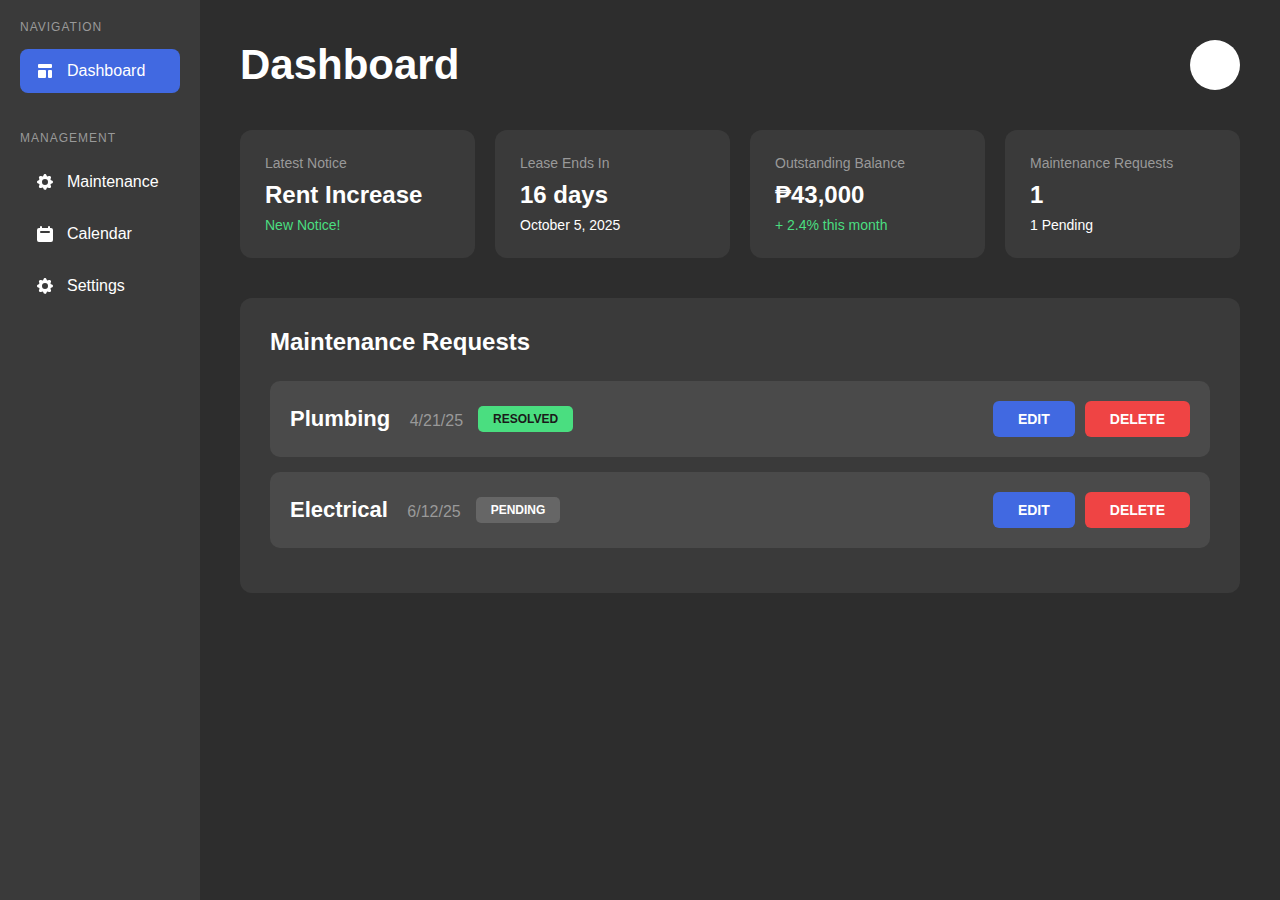
<file: templates/home_app/home.html>
<!DOCTYPE html>
<html lang="en">
<head>
    <meta charset="UTF-8">
    <meta name="viewport" content="width=device-width, initial-scale=1.0">
    <title>Dashboard - RentMate</title>
    <style>
        * {
            margin: 0;
            padding: 0;
            box-sizing: border-box;
        }

        body {
            font-family: 'Segoe UI', Tahoma, Geneva, Verdana, sans-serif;
            background-color: #2d2d2d;
            color: white;
            display: flex;
            height: 100vh;
        }

        /* Sidebar Navigation */
        .sidebar {
            width: 200px;
            background-color: #3a3a3a;
            padding: 20px;
            display: flex;
            flex-direction: column;
        }

        .nav-section {
            margin-bottom: 30px;
        }

        .nav-title {
            font-size: 12px;
            color: #999;
            text-transform: uppercase;
            margin-bottom: 15px;
            letter-spacing: 1px;
        }

        .nav-item {
            display: flex;
            align-items: center;
            padding: 12px 15px;
            margin-bottom: 8px;
            border-radius: 8px;
            cursor: pointer;
            transition: all 0.3s ease;
            text-decoration: none;
            color: white;
        }

        .nav-item:hover {
            background-color: #4a4a4a;
        }

        .nav-item.active {
            background-color: #4169E1;
        }

        .nav-item svg {
            width: 20px;
            height: 20px;
            margin-right: 12px;
        }

        /* Main Content */
        .main-content {
            flex: 1;
            padding: 40px;
            overflow-y: auto;
        }

        .header {
            display: flex;
            justify-content: space-between;
            align-items: center;
            margin-bottom: 40px;
        }

        .header h1 {
            font-size: 42px;
            font-weight: bold;
        }

        .user-avatar {
            width: 50px;
            height: 50px;
            background-color: white;
            border-radius: 50%;
            cursor: pointer;
        }

        /* Dashboard Cards */
        .dashboard-cards {
            display: grid;
            grid-template-columns: repeat(4, 1fr);
            gap: 20px;
            margin-bottom: 40px;
        }

        .card {
            background-color: #3a3a3a;
            padding: 25px;
            border-radius: 12px;
            transition: transform 0.3s ease;
        }

        .card:hover {
            transform: translateY(-5px);
        }

        .card-label {
            font-size: 14px;
            color: #999;
            margin-bottom: 10px;
        }

        .card-title {
            font-size: 24px;
            font-weight: bold;
            margin-bottom: 8px;
        }

        .card-subtitle {
            font-size: 14px;
        }

        .card-subtitle.green {
            color: #4ade80;
        }

        /* Maintenance Requests Section */
        .maintenance-section {
            background-color: #3a3a3a;
            padding: 30px;
            border-radius: 12px;
        }

        .maintenance-section h2 {
            font-size: 24px;
            margin-bottom: 25px;
        }

        .request-item {
            background-color: #4a4a4a;
            padding: 20px;
            border-radius: 10px;
            margin-bottom: 15px;
            display: flex;
            justify-content: space-between;
            align-items: center;
        }

        .request-info {
            display: flex;
            align-items: center;
            gap: 15px;
        }

        .request-title {
            font-size: 22px;
            font-weight: bold;
        }

        .request-date {
            color: #999;
            font-size: 16px;
            margin-left: 15px;
        }

        .status-badge {
            padding: 6px 15px;
            border-radius: 5px;
            font-size: 12px;
            font-weight: bold;
            text-transform: uppercase;
        }

        .status-badge.resolved {
            background-color: #4ade80;
            color: #1a1a1a;
        }

        .status-badge.pending {
            background-color: #666;
            color: white;
        }

        .request-actions {
            display: flex;
            gap: 10px;
        }

        .btn {
            padding: 10px 25px;
            border: none;
            border-radius: 6px;
            font-size: 14px;
            font-weight: 600;
            cursor: pointer;
            transition: all 0.3s ease;
        }

        .btn-edit {
            background-color: #4169E1;
            color: white;
        }

        .btn-edit:hover {
            background-color: #315AC1;
        }

        .btn-delete {
            background-color: #ef4444;
            color: white;
        }

        .btn-delete:hover {
            background-color: #dc2626;
        }

        @media (max-width: 1200px) {
            .dashboard-cards {
                grid-template-columns: repeat(2, 1fr);
            }
        }

        @media (max-width: 768px) {
            body {
                flex-direction: column;
            }

            .sidebar {
                width: 100%;
                padding: 15px;
            }

            .nav-section {
                display: flex;
                gap: 10px;
                margin-bottom: 15px;
            }

            .dashboard-cards {
                grid-template-columns: 1fr;
            }
        }
    </style>
</head>
<body>
    <!-- Sidebar Navigation -->
    <div class="sidebar">
        <div class="nav-section">
            <div class="nav-title">Navigation</div>
            <a href="#" class="nav-item active">
                <svg fill="currentColor" viewBox="0 0 20 20">
                    <path d="M3 4a1 1 0 011-1h12a1 1 0 011 1v2a1 1 0 01-1 1H4a1 1 0 01-1-1V4zM3 10a1 1 0 011-1h6a1 1 0 011 1v6a1 1 0 01-1 1H4a1 1 0 01-1-1v-6zM14 9a1 1 0 00-1 1v6a1 1 0 001 1h2a1 1 0 001-1v-6a1 1 0 00-1-1h-2z"/>
                </svg>
                Dashboard
            </a>
        </div>

        <div class="nav-section">
            <div class="nav-title">Management</div>
            <a href="#" class="nav-item">
                <svg fill="currentColor" viewBox="0 0 20 20">
                    <path fill-rule="evenodd" d="M11.49 3.17c-.38-1.56-2.6-1.56-2.98 0a1.532 1.532 0 01-2.286.948c-1.372-.836-2.942.734-2.106 2.106.54.886.061 2.042-.947 2.287-1.561.379-1.561 2.6 0 2.978a1.532 1.532 0 01.947 2.287c-.836 1.372.734 2.942 2.106 2.106a1.532 1.532 0 012.287.947c.379 1.561 2.6 1.561 2.978 0a1.533 1.533 0 012.287-.947c1.372.836 2.942-.734 2.106-2.106a1.533 1.533 0 01.947-2.287c1.561-.379 1.561-2.6 0-2.978a1.532 1.532 0 01-.947-2.287c.836-1.372-.734-2.942-2.106-2.106a1.532 1.532 0 01-2.287-.947zM10 13a3 3 0 100-6 3 3 0 000 6z" clip-rule="evenodd"/>
                </svg>
                Maintenance
            </a>
            <a href="#" class="nav-item">
                <svg fill="currentColor" viewBox="0 0 20 20">
                    <path fill-rule="evenodd" d="M6 2a1 1 0 00-1 1v1H4a2 2 0 00-2 2v10a2 2 0 002 2h12a2 2 0 002-2V6a2 2 0 00-2-2h-1V3a1 1 0 10-2 0v1H7V3a1 1 0 00-1-1zm0 5a1 1 0 000 2h8a1 1 0 100-2H6z" clip-rule="evenodd"/>
                </svg>
                Calendar
            </a>
            <a href="#" class="nav-item">
                <svg fill="currentColor" viewBox="0 0 20 20">
                    <path fill-rule="evenodd" d="M11.49 3.17c-.38-1.56-2.6-1.56-2.98 0a1.532 1.532 0 01-2.286.948c-1.372-.836-2.942.734-2.106 2.106.54.886.061 2.042-.947 2.287-1.561.379-1.561 2.6 0 2.978a1.532 1.532 0 01.947 2.287c-.836 1.372.734 2.942 2.106 2.106a1.532 1.532 0 012.287.947c.379 1.561 2.6 1.561 2.978 0a1.533 1.533 0 012.287-.947c1.372.836 2.942-.734 2.106-2.106a1.533 1.533 0 01.947-2.287c1.561-.379 1.561-2.6 0-2.978a1.532 1.532 0 01-.947-2.287c.836-1.372-.734-2.942-2.106-2.106a1.532 1.532 0 01-2.287-.947zM10 13a3 3 0 100-6 3 3 0 000 6z" clip-rule="evenodd"/>
                </svg>
                Settings
            </a>
        </div>
    </div>

    <!-- Main Content -->
    <div class="main-content">
        <div class="header">
            <h1>Dashboard</h1>
            <div class="user-avatar"></div>
        </div>

        <!-- Dashboard Cards -->
        <div class="dashboard-cards">
            <div class="card">
                <div class="card-label">Latest Notice</div>
                <div class="card-title">Rent Increase</div>
                <div class="card-subtitle green">New Notice!</div>
            </div>

            <div class="card">
                <div class="card-label">Lease Ends In</div>
                <div class="card-title">16 days</div>
                <div class="card-subtitle">October 5, 2025</div>
            </div>

            <div class="card">
                <div class="card-label">Outstanding Balance</div>
                <div class="card-title">₱43,000</div>
                <div class="card-subtitle green">+ 2.4% this month</div>
            </div>

            <div class="card">
                <div class="card-label">Maintenance Requests</div>
                <div class="card-title">1</div>
                <div class="card-subtitle">1 Pending</div>
            </div>
        </div>

        <!-- Maintenance Requests Section -->
        <div class="maintenance-section">
            <h2>Maintenance Requests</h2>

            <div class="request-item">
                <div class="request-info">
                    <div>
                        <span class="request-title">Plumbing</span>
                        <span class="request-date">4/21/25</span>
                    </div>
                    <span class="status-badge resolved">Resolved</span>
                </div>
                <div class="request-actions">
                    <button class="btn btn-edit">EDIT</button>
                    <button class="btn btn-delete">DELETE</button>
                </div>
            </div>

            <div class="request-item">
                <div class="request-info">
                    <div>
                        <span class="request-title">Electrical</span>
                        <span class="request-date">6/12/25</span>
                    </div>
                    <span class="status-badge pending">Pending</span>
                </div>
                <div class="request-actions">
                    <button class="btn btn-edit">EDIT</button>
                    <button class="btn btn-delete">DELETE</button>
                </div>
            </div>
        </div>
    </div>
</body>
</html>
</file>
